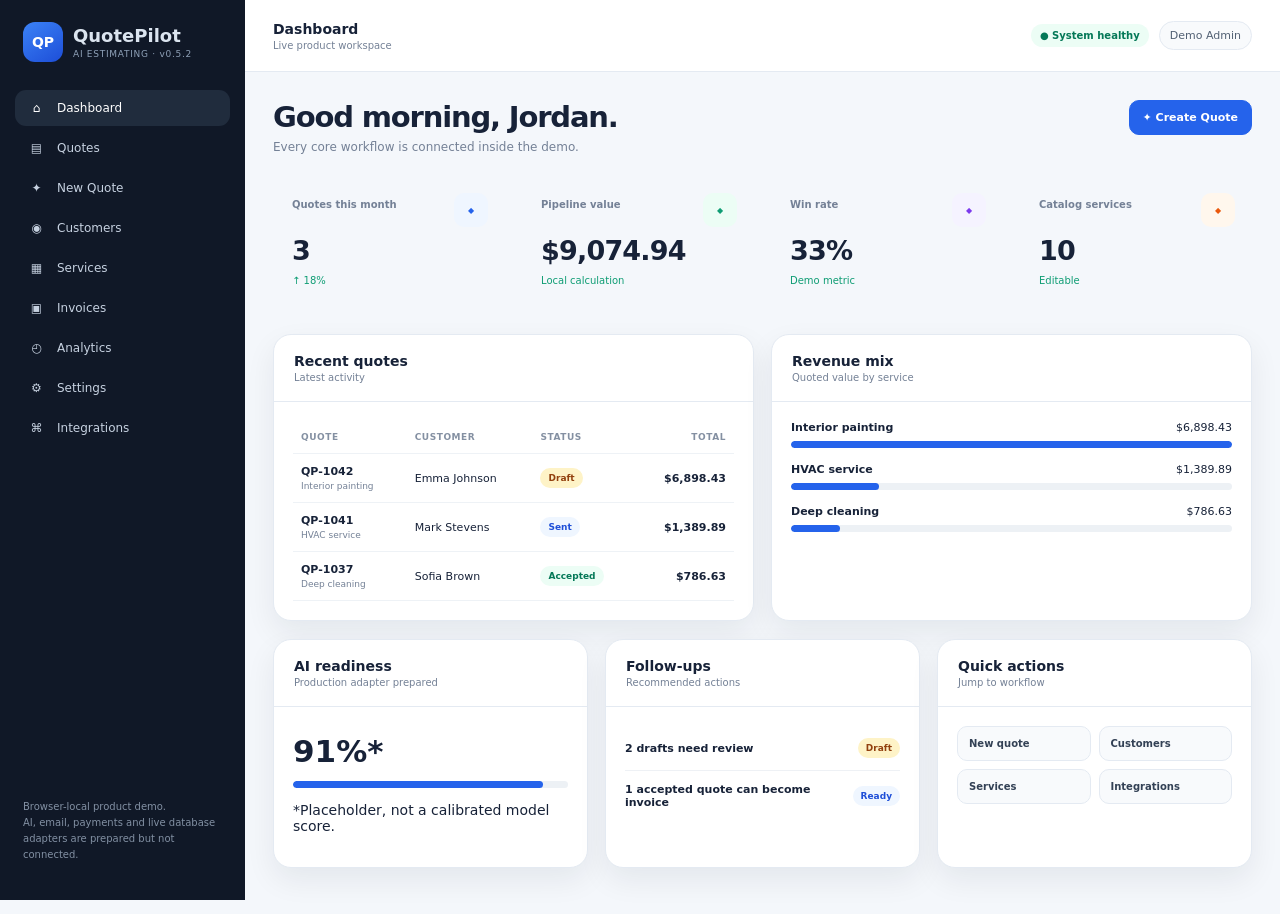
<file: index.html>
<!doctype html>
<html lang="en">
<head>
<meta charset="utf-8">
<meta name="viewport" content="width=device-width,initial-scale=1">
<title>QuotePilot · AI Estimating Workspace</title>
<link rel="stylesheet" href="assets/styles.css?v=0.5.2">
<style>
#boot-state{min-height:100vh;display:grid;place-items:center;padding:24px;background:#f4f7fb;color:#172238;font:14px system-ui,sans-serif}
#boot-state .box{max-width:760px;width:100%;background:#fff;border:1px solid #e4eaf2;border-radius:18px;padding:28px;box-shadow:0 12px 30px rgba(15,23,42,.07)}
#boot-state h1{margin:0 0 8px;font-size:24px}#boot-state p{color:#748196;line-height:1.55}
#boot-state code{display:block;margin-top:14px;padding:12px;border-radius:10px;background:#0f172a;color:#dbeafe;white-space:pre-wrap;word-break:break-word;font-size:12px}
</style>
</head>
<body>
<div id="app"><div id="boot-state"><div class="box"><h1>QuotePilot</h1><p>Loading workspace…</p></div></div></div>
<div id="toast-root"></div>
<script>
(function(){
  function show(title,message){
    var app=document.getElementById("app");
    if(!app)return;
    app.innerHTML='<div id="boot-state"><div class="box"><h1>'+title+'</h1><p>The application could not start normally.</p><code>'+String(message||"Unknown startup error").replace(/[&<>]/g,function(c){return {"&":"&amp;","<":"&lt;",">":"&gt;"}[c]||c})+'</code></div></div>';
  }
  window.__quotePilotBootError=show;
  window.addEventListener("error",function(e){
    if(e&&e.message) show("QuotePilot startup error",e.message+"\n"+(e.filename||""));
  });
  window.addEventListener("unhandledrejection",function(e){
    var r=e&&e.reason; show("QuotePilot startup error",r&&r.message?r.message:String(r||"Unhandled promise rejection"));
  });
})();
</script>
<script src="assets/integrations.js?v=0.5.2" defer onerror="window.__quotePilotBootError('QuotePilot asset error','Failed to load assets/integrations.js')"></script>
<script src="assets/app.js?v=0.5.2" defer onerror="window.__quotePilotBootError('QuotePilot asset error','Failed to load assets/app.js')"></script>
</body>
</html>
</file>
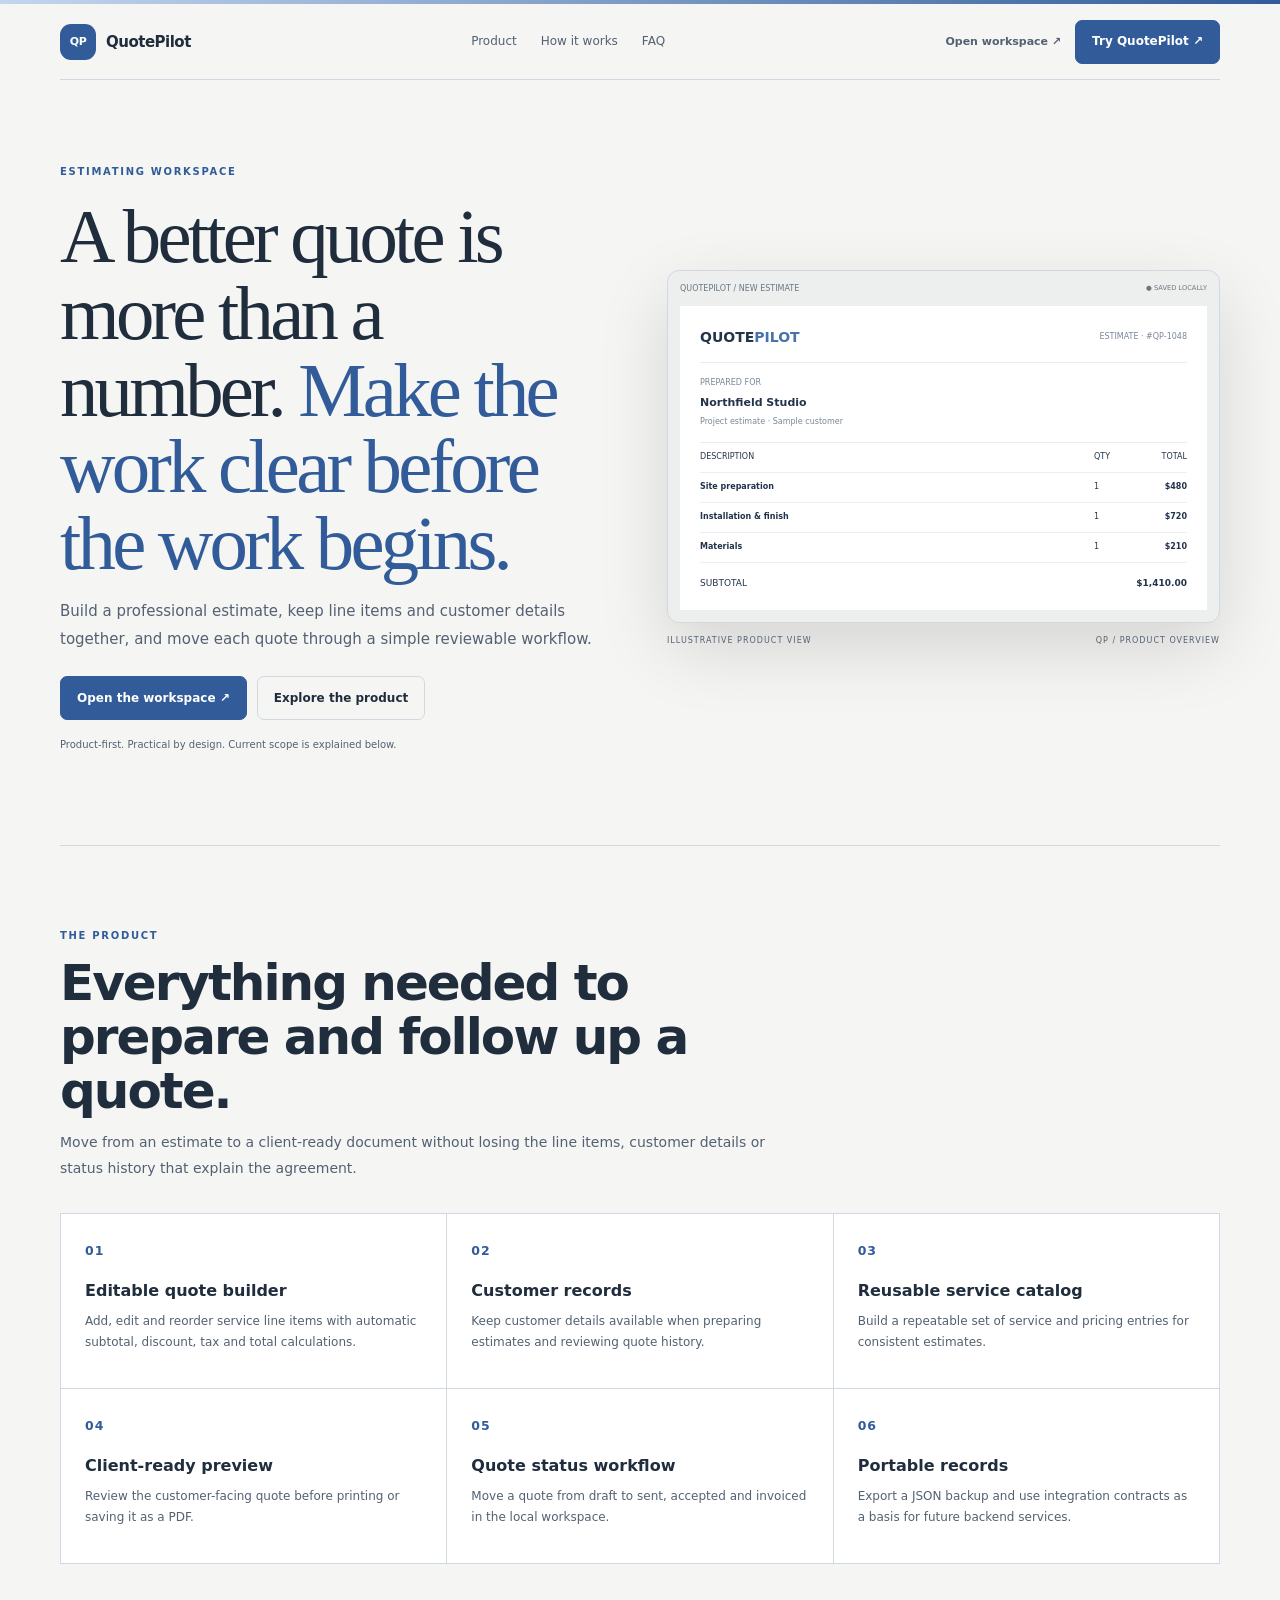
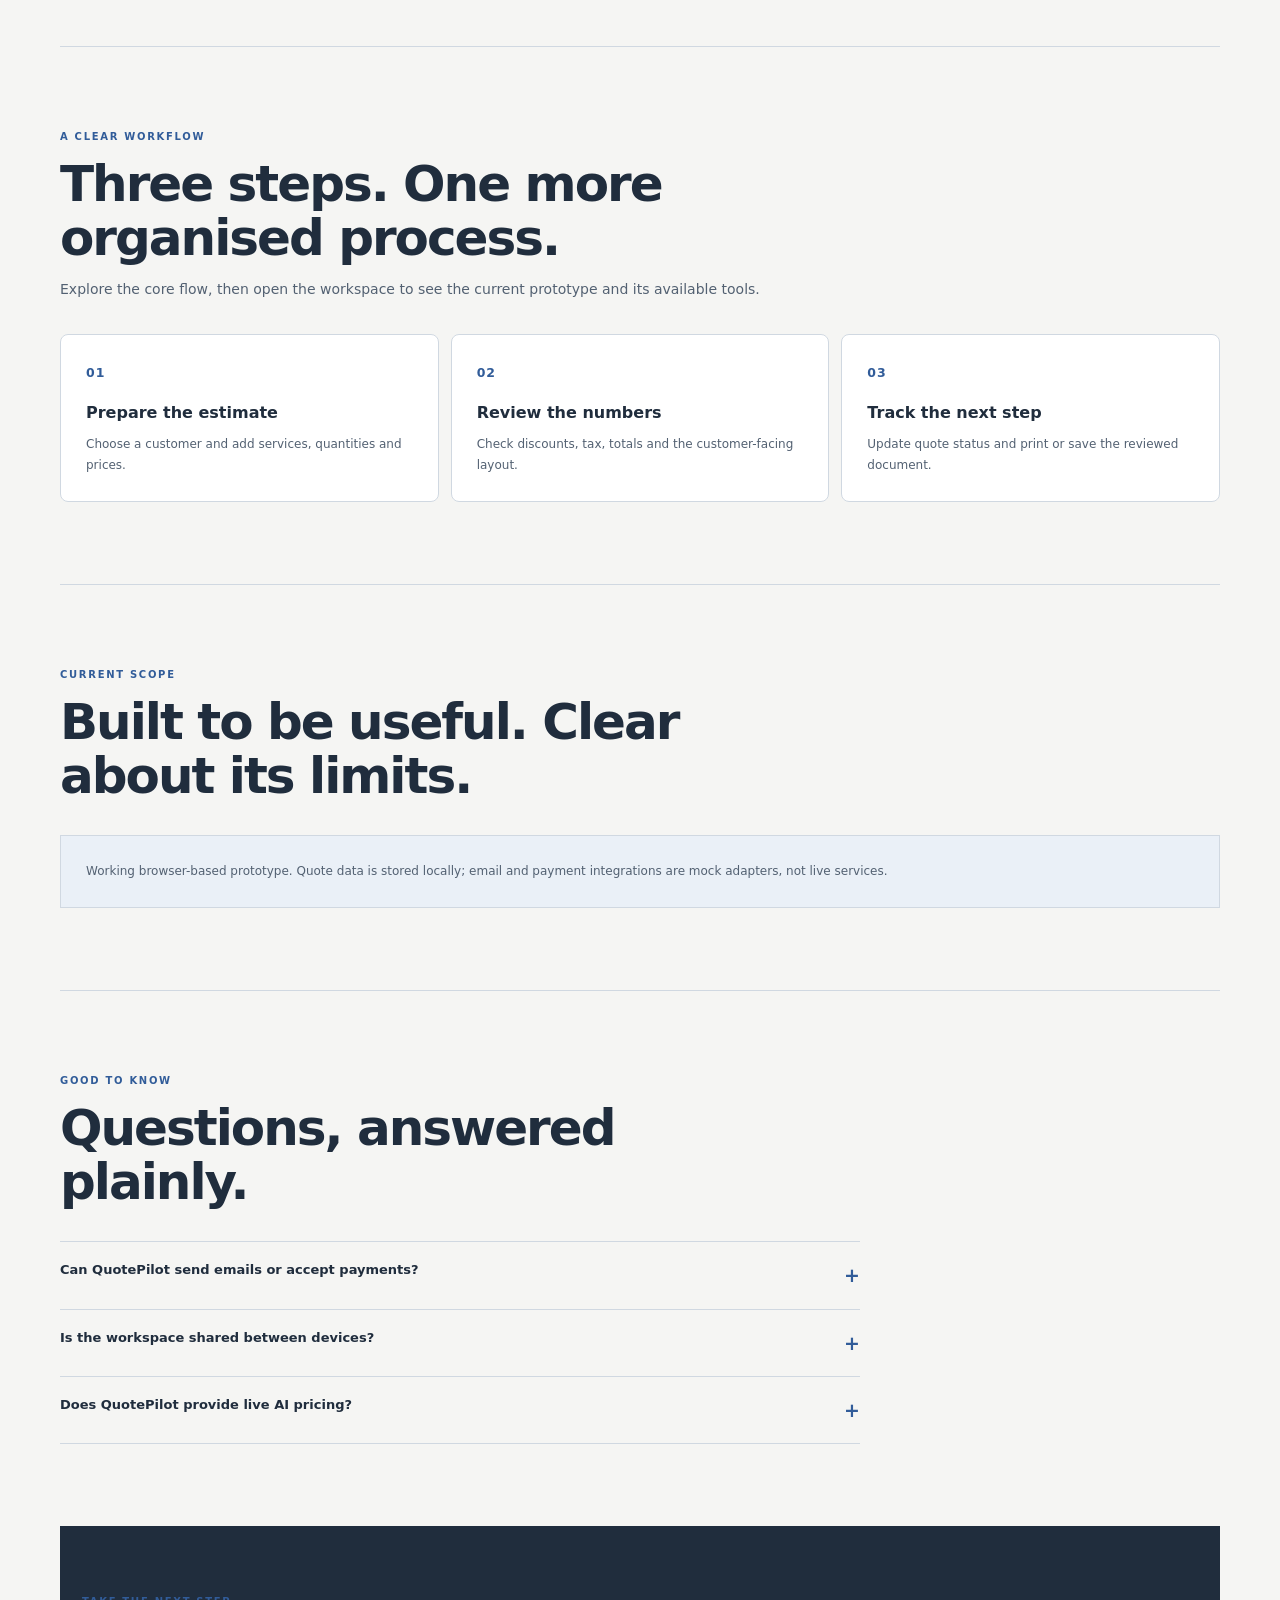
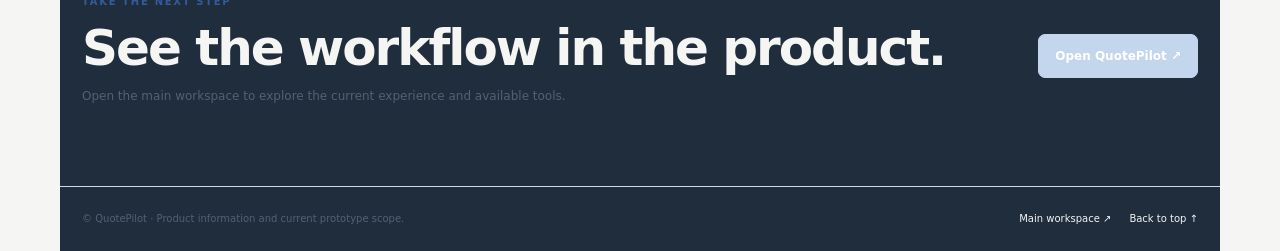
<file: website/index.html>
<!doctype html><html lang="en"><head><meta charset="utf-8"><meta name="viewport" content="width=device-width,initial-scale=1"><meta name="description" content="Build a professional estimate, keep line items and customer details together, and move each quote through a simple reviewable workflow."><meta property="og:title" content="QuotePilot — Make the work clear before the work begins."><meta property="og:description" content="Build a professional estimate, keep line items and customer details together, and move each quote through a simple reviewable workflow."><title>QuotePilot — Make the work clear before the work begins.</title><style>
*{box-sizing:border-box}html{scroll-behavior:smooth}body{margin:0;font:15px/1.6 Inter,system-ui,sans-serif;background:var(--bg);color:var(--ink)}a{color:inherit;text-decoration:none}.wrap{width:min(1160px,calc(100% - 44px));margin:auto}.topline{height:4px;background:linear-gradient(90deg,var(--accent2),var(--accent))}.nav{height:76px;border-bottom:1px solid var(--line);display:flex;align-items:center;justify-content:space-between;gap:20px}.brand{display:flex;align-items:center;gap:10px;font-weight:850;letter-spacing:-.5px}.mark{width:36px;height:36px;border-radius:11px;background:var(--accent);color:white;display:grid;place-items:center;font-size:11px}.navlinks{display:flex;gap:24px;color:var(--muted);font-size:12px}.navright{display:flex;align-items:center;gap:14px}.navright>a:first-child{font-size:11px;font-weight:700;color:var(--muted)}.btn{display:inline-flex;align-items:center;justify-content:center;min-height:44px;padding:0 16px;border:1px solid var(--line);border-radius:7px;font-size:12px;font-weight:800;transition:.2s}.btn:hover{transform:translateY(-2px);border-color:var(--accent)}.primary{background:var(--accent);border-color:var(--accent);color:var(--button-text)}.hero{display:grid;grid-template-columns:1fr 1fr;gap:54px;align-items:center;padding:84px 0 92px;min-height:600px}.eyebrow{font-size:10px;letter-spacing:1.7px;font-weight:900;color:var(--accent);text-transform:uppercase}.hero h1{font-size:clamp(45px,5.8vw,73px);line-height:1;letter-spacing:-3.8px;margin:19px 0 15px;font-weight:780}.hero h1 em{font-style:normal;color:var(--accent)}.sub{font-size:15px;font-weight:800;margin:0 0 9px}.lead{font-size:15px;color:var(--muted);line-height:1.85;max-width:540px;margin:0 0 23px}.actions{display:flex;gap:10px;flex-wrap:wrap}.hint{font-size:10px;color:var(--muted);margin-top:17px}.visual-caption{display:flex;justify-content:space-between;gap:8px;margin-top:12px;color:var(--muted);font-size:8px;letter-spacing:1px;text-transform:uppercase}.section{padding:82px 0;border-top:1px solid var(--line)}.section-head{max-width:710px;margin-bottom:32px}.section h2{font-size:clamp(34px,4vw,50px);line-height:1.08;letter-spacing:-2px;margin:12px 0}.section-head p{color:var(--muted);font-size:14px;line-height:1.8;margin:0}.features{display:grid;grid-template-columns:repeat(3,1fr);border-top:1px solid var(--line);border-left:1px solid var(--line)}.feature{padding:24px;border-right:1px solid var(--line);border-bottom:1px solid var(--line);min-height:175px;background:var(--surface)}.feature>small,.step>small{color:var(--accent);font-weight:900;letter-spacing:1px}.feature h3,.step h3{font-size:16px;margin:16px 0 8px}.feature p,.step p{font-size:12px;line-height:1.75;color:var(--muted);margin:0}.steps{display:grid;grid-template-columns:repeat(3,1fr);gap:12px}.step{padding:25px;border:1px solid var(--line);background:var(--surface);border-radius:8px}.honesty{padding:25px;border:1px solid var(--line);background:var(--soft);color:var(--muted);font-size:12px;line-height:1.8}.faq{max-width:800px;border-top:1px solid var(--line)}details{border-bottom:1px solid var(--line);padding:18px 0}summary{cursor:pointer;font-weight:750;font-size:13px;list-style:none;display:flex;justify-content:space-between;gap:16px}summary::-webkit-details-marker{display:none}summary:after{content:"+";color:var(--accent);font-size:19px}details[open] summary:after{content:"−"}details p{font-size:12px;color:var(--muted);line-height:1.8}.closing{background:var(--ink);color:var(--bg);padding:68px 0}.closing-inner{display:flex;justify-content:space-between;align-items:center;gap:25px}.closing h2{margin:12px 0;font-size:clamp(32px,4vw,50px);line-height:1.05;letter-spacing:-2px}.closing p{color:var(--muted);font-size:12px}.closing .btn{white-space:nowrap;background:var(--accent2);border-color:var(--accent2);color:var(--button-text)}footer{padding:24px 0;background:var(--ink);color:var(--muted);border-top:1px solid var(--line)}.footer{display:flex;justify-content:space-between;gap:20px;align-items:center;font-size:10px}.footer a{color:var(--bg)}.footerlinks{display:flex;gap:18px}@media(max-width:850px){.hero{grid-template-columns:1fr;gap:36px;padding:62px 0}.features{grid-template-columns:repeat(2,1fr)}.closing-inner{align-items:flex-start;flex-direction:column}}@media(max-width:600px){.wrap{width:calc(100% - 32px)}.nav{height:68px}.navlinks,.navright>a:first-child{display:none}.hero h1{font-size:47px;letter-spacing:-2.5px}.section{padding:62px 0}.features,.steps{grid-template-columns:1fr}.feature,.step{min-height:0}.closing{padding:54px 0}.footer{align-items:flex-start;flex-direction:column}.footerlinks{flex-wrap:wrap}}@media(prefers-reduced-motion:reduce){html{scroll-behavior:auto}*,*:before,*:after{transition:none!important}}
body.skin-quote{--bg:#f5f6f3;--surface:#fff;--ink:#1d2b25;--muted:#6d7a72;--line:#dfe6e0;--accent:#276b53;--accent2:#b8e6d1;--soft:#edf4ef;--button-text:#fff}
body.skin-technical{--bg:#080d12;--surface:#101922;--ink:#eaf2ed;--muted:#9baba3;--line:#26362e;--accent:#c9f36a;--accent2:#6edbc5;--soft:#14221b;--button-text:#10160d}
body.skin-editorial{--bg:#f6f2e9;--surface:#fffdf8;--ink:#263a30;--muted:#74796e;--line:#e4ded1;--accent:#375947;--accent2:#c5a678;--soft:#ebe8dd;--button-text:#fff}.skin-editorial .hero h1{font:500 clamp(50px,6vw,82px)/.98 Georgia,serif;letter-spacing:-3px}
body.skin-enterprise{--bg:#f3f6fb;--surface:#fff;--ink:#132745;--muted:#65758e;--line:#dbe3ee;--accent:#245fc8;--accent2:#a9c4f4;--soft:#e9f0fb;--button-text:#fff}
body.skin-finance{--bg:#f0f5f1;--surface:#fff;--ink:#17362a;--muted:#6c8175;--line:#d9e6dc;--accent:#17684d;--accent2:#bde8cf;--soft:#e2f1e6;--button-text:#fff}
body.skin-quote{--bg:#f5f5f3;--surface:#fff;--ink:#1e2a3a;--muted:#707b89;--line:#dce1e6;--accent:#315c99;--accent2:#c4d6ee;--soft:#eaf0f7;--button-text:#fff}.skin-quote .hero h1{font:500 clamp(50px,6vw,78px)/1 Georgia,serif}
body.skin-security{--bg:#080b13;--surface:#111725;--ink:#f0f2fa;--muted:#9aa4bb;--line:#292f43;--accent:#b8a0ff;--accent2:#6fd8ed;--soft:#171b31;--button-text:#111}
.terminal,.bid,.margin,.quote,.security,.property{border:1px solid var(--line);background:var(--surface);border-radius:12px;overflow:hidden;box-shadow:0 25px 70px #0002;color:var(--ink);font-size:11px}.term-head,.bid-head,.margin-head,.security-head{display:flex;justify-content:space-between;align-items:center;gap:12px;padding:13px 15px;border-bottom:1px solid var(--line)}.term-head span{color:#db8b75;letter-spacing:2px}.term-head b,.bid-head b,.margin-head b,.security-head b{font-size:10px}.term-head small,.margin-head em,.security-head em{font-size:8px;color:var(--accent);font-style:normal;letter-spacing:.6px}.term-title{padding:16px 16px 7px;font-weight:800}.metrics{display:grid;grid-template-columns:repeat(3,1fr);gap:7px;padding:9px 15px 14px}.metrics>div{background:var(--soft);padding:10px;border-radius:6px}.metrics small,.margin-total small,.security-stats small{display:block;color:var(--muted);font-size:8px;letter-spacing:.6px}.metrics b{display:block;font-size:21px;margin-top:5px}.log{padding:0 15px 13px}.log p{display:grid;grid-template-columns:8px 1fr 1.2fr auto;gap:9px;align-items:center;padding:10px 7px;border-bottom:1px solid var(--line);margin:0}.log p.selected{background:var(--soft)}.log span,.log em{color:var(--muted);font-size:9px}.log em{font-style:normal}.log i{width:7px;height:7px;border-radius:50%;background:#70bd90}.log .warn{background:#d5a34f}.log .bad{background:#dc756d}.term-foot,.audit{border-top:1px solid var(--line);padding:11px 15px;color:var(--muted);font-size:8px;letter-spacing:.7px}.bid{padding-bottom:12px}.bid-head small,.margin-head small,.security-head small{display:block;color:var(--muted);font-size:8px;letter-spacing:.7px;margin-bottom:5px}.bid-head strong{padding:6px 8px;background:#fff0dc;color:#98621f;border-radius:4px;font-size:8px}.bid-label{padding:5px 15px;font-weight:800;font-size:9px}.requirement{display:grid;grid-template-columns:20px 1fr auto;gap:8px;align-items:center;padding:10px 15px;border-top:1px solid var(--line)}.requirement i{font-style:normal;background:#e5f5eb;color:#347b4b;border-radius:50%;width:18px;height:18px;display:grid;place-items:center}.requirement b,.requirement small{display:block}.requirement small{font-size:8px;color:var(--muted)}.requirement em{font-size:8px;color:#347b4b;font-style:normal}.requirement.risk em{color:#b77937}.requirement.risk i{background:#fff0dc;color:#b77937}.progress{height:5px;background:var(--soft);margin:12px 15px}.progress span{display:block;width:82%;height:100%;background:var(--accent)}.sample{text-align:right;display:block;padding:0 15px;color:var(--muted);font-size:7px;letter-spacing:.5px}.margin{padding:0 16px 13px}.margin-head{padding:15px 0}.margin-head small{display:block}.margin-total{display:flex;justify-content:space-between;align-items:end;border-bottom:1px solid var(--line);padding:13px 0}.margin-total b{display:block;color:var(--accent);font-size:32px;letter-spacing:-1px}.margin-total strong{font-size:21px}.bars p{display:grid;grid-template-columns:1fr auto;gap:5px;margin:12px 0}.bars p span{color:var(--muted)}.bars i{grid-column:1/3;height:6px;background:var(--soft);border-radius:4px}.bars u{display:block;height:100%;background:var(--accent);text-decoration:none;border-radius:4px}.margin-controls{display:grid;grid-template-columns:1fr 1fr;gap:12px;border-top:1px solid var(--line);padding-top:13px}.margin-controls label{font-size:8px;color:var(--muted)}.margin-controls b{display:block;color:var(--ink)}.margin-controls input{width:100%;accent-color:var(--accent)}.quote{background:#ecefee;padding:12px}.quote-bar{display:flex;justify-content:space-between;font-size:8px;color:#6a7783;margin-bottom:10px}.quote-paper{padding:20px;background:white;color:#23344a}.quote-logo,.quote-for{display:flex;justify-content:space-between;align-items:center;border-bottom:1px solid #e8ebef;padding-bottom:14px}.quote-logo b{font-size:14px}.quote-logo b span{color:#4772ac}.quote-logo small,.quote-for small,.quote-for span{font-size:8px;color:#7a8797}.quote-for{display:grid;justify-content:start;padding:14px 0;gap:4px}.quote-lines p{display:grid;grid-template-columns:1fr 25px 60px;gap:8px;border-bottom:1px solid #edf0f3;padding:8px 0;margin:0;font-size:8px}.quote-lines p>*:last-child{text-align:right}.quote-total{display:flex;justify-content:space-between;padding-top:13px;font-size:9px}.property{background:#fffdf8;padding:10px;border-radius:3px}.house{height:210px;padding:14px;display:flex;justify-content:space-between;flex-direction:column;color:#fff;background:linear-gradient(150deg,#9eaa94,#46594c 75%,#25392e)}.house span{font-size:8px;letter-spacing:1px}.house b{font:500 30px/1 Georgia,serif}.paper{padding:14px 8px 8px}.paper small{color:#7c897e;font-size:8px;letter-spacing:.8px}.paper h3{font:500 22px Georgia,serif;margin:8px 0}.paper p{font-size:9px;color:#70796f;line-height:1.6}.tags{display:flex;gap:10px;color:#436c52;font-size:7px;letter-spacing:.5px;font-weight:850}.security{padding:0 15px 12px}.security-head{padding:14px 0}.security-stats{display:flex;justify-content:space-between;padding:16px 0}.security-stats b{display:block;font-size:27px;margin-top:4px}.identity{display:grid;grid-template-columns:28px 1fr auto;gap:9px;align-items:center;padding:11px 0;border-top:1px solid var(--line)}.identity i{font-style:normal;width:26px;height:26px;display:grid;place-items:center;background:var(--soft);border-radius:8px;color:var(--accent);font-size:9px}.identity b,.identity small{display:block}.identity small{font-size:8px;color:var(--muted)}.identity strong{font-size:8px;color:#ed9b9e}.skin-security .identity strong{color:#ed9b9e}
</style><style id="micro-motion-and-contrast">
/* Readability: consistent, high-contrast text across each product palette. */
body{ -webkit-font-smoothing:antialiased; text-rendering:optimizeLegibility; }
body.skin-technical{--bg:#0b1118;--surface:#121d27;--ink:#eff5f1;--muted:#aebbb5;--line:#33434d;--accent:#d1ef8a;--accent2:#75ddc9;--soft:#1a2a32;color-scheme:dark}
body.skin-editorial{--bg:#f6f2e9;--surface:#fffdf8;--ink:#26382f;--muted:#59675e;--line:#d9d1c4;--accent:#345a45;--accent2:#c4a678;--soft:#ece7dc;color-scheme:light}
body.skin-enterprise{--bg:#f3f6fb;--surface:#fff;--ink:#142844;--muted:#53657d;--line:#d0dbea;--accent:#245fc8;--accent2:#a9c4f4;--soft:#e9f0fb;color-scheme:light}
body.skin-finance{--bg:#f0f5f1;--surface:#fff;--ink:#18372b;--muted:#596e62;--line:#cddcd1;--accent:#17684d;--accent2:#bde8cf;--soft:#e4f1e7;color-scheme:light}
body.skin-quote{--bg:#f5f5f3;--surface:#fff;--ink:#202d3d;--muted:#536172;--line:#d0d8e1;--accent:#315c99;--accent2:#c4d6ee;--soft:#eaf0f7;color-scheme:light}
body.skin-security{--bg:#0a0d16;--surface:#131a29;--ink:#f1f3fa;--muted:#adb6c9;--line:#353d53;--accent:#c2afff;--accent2:#79dced;--soft:#1b2135;color-scheme:dark}
body .lead,body .section-head p,body .feature p,body .step p,body .honesty,body details p,body .hint,body .navlinks,body .navright>a:first-child{color:var(--muted)}
body .feature h3,body .step h3,body summary{color:var(--ink)}
body .feature,body .step{border-color:var(--line)}
body a:focus-visible,body button:focus-visible,body summary:focus-visible{outline:2px solid var(--accent);outline-offset:4px;border-radius:4px}

/* Small, restrained interactions; no large parallax or distracting loops. */
.btn,.nav a,.feature,.step,summary,.mark,.visual-caption{transition:color .22s ease,background-color .22s ease,border-color .22s ease,box-shadow .22s ease,transform .22s ease}
.feature:hover,.step:hover{transform:translateY(-3px);border-color:var(--accent);box-shadow:0 12px 28px rgba(30,48,40,.08)}
.skin-technical .feature:hover,.skin-security .feature:hover{box-shadow:0 12px 28px rgba(0,0,0,.22)}
.btn:hover{box-shadow:0 8px 20px rgba(30,48,40,.12)}
.hero>div:first-child{animation:hero-copy-in .62s cubic-bezier(.2,.7,.2,1) both}
.hero>div:last-child{animation:hero-preview-in .78s cubic-bezier(.2,.7,.2,1) both}
.hero>div:last-child>:first-child{transform-origin:center;animation:preview-breathe 9s ease-in-out 1s infinite}
@keyframes hero-copy-in{from{opacity:0;transform:translateY(13px)}to{opacity:1;transform:translateY(0)}}
@keyframes hero-preview-in{from{opacity:0;transform:translateY(18px) scale(.99)}to{opacity:1;transform:translateY(0) scale(1)}}
@keyframes preview-breathe{0%,100%{transform:translateY(0)}50%{transform:translateY(-4px)}}
html.motion-enabled .motion-reveal{opacity:0;transform:translateY(17px);transition:opacity .58s ease,transform .58s cubic-bezier(.2,.7,.2,1)}
html.motion-enabled .motion-reveal.is-visible{opacity:1;transform:translateY(0)}
@media(hover:hover){.navlinks a:hover,.footer a:hover{color:var(--accent)}.mark:hover{transform:rotate(-5deg) scale(1.04)}}
@media(prefers-reduced-motion:reduce){html{scroll-behavior:auto}*,*:before,*:after{animation:none!important;transition:none!important;scroll-behavior:auto!important}html.motion-enabled .motion-reveal{opacity:1!important;transform:none!important}}
</style>
</head><body class="skin-quote"><div class="topline"></div><div class="wrap">
<nav class="nav"><a class="brand" href="#top"><span class="mark">QP</span>QuotePilot</a><div class="navlinks"><a href="#product">Product</a><a href="#workflow">How it works</a><a href="#faq">FAQ</a></div><div class="navright"><a href="https://dmytri595-design.github.io/quote-pilot/" target="_blank" rel="noopener">Open workspace ↗</a><a class="btn primary" href="https://dmytri595-design.github.io/quote-pilot/" target="_blank" rel="noopener">Try QuotePilot ↗</a></div></nav>
<main id="top"><section class="hero"><div><div class="eyebrow">ESTIMATING WORKSPACE</div><h1>A better quote is more than a number. <em>Make the work clear before the work begins.</em></h1><p class="lead">Build a professional estimate, keep line items and customer details together, and move each quote through a simple reviewable workflow.</p><div class="actions"><a class="btn primary" href="https://dmytri595-design.github.io/quote-pilot/" target="_blank" rel="noopener">Open the workspace ↗</a><a class="btn" href="#product">Explore the product</a></div><div class="hint">Product-first. Practical by design. Current scope is explained below.</div></div><div><div class="quote"><div class="quote-bar"><span>QUOTEPILOT / NEW ESTIMATE</span><small>● SAVED LOCALLY</small></div><div class="quote-paper"><div class="quote-logo"><b>QUOTE<span>PILOT</span></b><small>ESTIMATE · #QP-1048</small></div><div class="quote-for"><small>PREPARED FOR</small><b>Northfield Studio</b><span>Project estimate · Sample customer</span></div><div class="quote-lines"><p><span>DESCRIPTION</span><span>QTY</span><span>TOTAL</span></p><p><b>Site preparation</b><span>1</span><strong>$480</strong></p><p><b>Installation & finish</b><span>1</span><strong>$720</strong></p><p><b>Materials</b><span>1</span><strong>$210</strong></p></div><div class="quote-total"><span>SUBTOTAL</span><b>$1,410.00</b></div></div></div><div class="visual-caption"><span>Illustrative product view</span><span>QP / PRODUCT OVERVIEW</span></div></div></section>
<section class="section" id="product"><div class="section-head"><div class="eyebrow">THE PRODUCT</div><h2>Everything needed to prepare and follow up a quote.</h2><p>Move from an estimate to a client-ready document without losing the line items, customer details or status history that explain the agreement.</p></div><div class="features"><article class="feature"><small>01</small><h3>Editable quote builder</h3><p>Add, edit and reorder service line items with automatic subtotal, discount, tax and total calculations.</p></article><article class="feature"><small>02</small><h3>Customer records</h3><p>Keep customer details available when preparing estimates and reviewing quote history.</p></article><article class="feature"><small>03</small><h3>Reusable service catalog</h3><p>Build a repeatable set of service and pricing entries for consistent estimates.</p></article><article class="feature"><small>04</small><h3>Client-ready preview</h3><p>Review the customer-facing quote before printing or saving it as a PDF.</p></article><article class="feature"><small>05</small><h3>Quote status workflow</h3><p>Move a quote from draft to sent, accepted and invoiced in the local workspace.</p></article><article class="feature"><small>06</small><h3>Portable records</h3><p>Export a JSON backup and use integration contracts as a basis for future backend services.</p></article></div></section>
<section class="section" id="workflow"><div class="section-head"><div class="eyebrow">A CLEAR WORKFLOW</div><h2>Three steps. One more organised process.</h2><p>Explore the core flow, then open the workspace to see the current prototype and its available tools.</p></div><div class="steps"><article class="step"><small>01</small><h3>Prepare the estimate</h3><p>Choose a customer and add services, quantities and prices.</p></article><article class="step"><small>02</small><h3>Review the numbers</h3><p>Check discounts, tax, totals and the customer-facing layout.</p></article><article class="step"><small>03</small><h3>Track the next step</h3><p>Update quote status and print or save the reviewed document.</p></article></div></section>
<section class="section"><div class="section-head"><div class="eyebrow">CURRENT SCOPE</div><h2>Built to be useful. Clear about its limits.</h2></div><div class="honesty">Working browser-based prototype. Quote data is stored locally; email and payment integrations are mock adapters, not live services.</div></section>
<section class="section" id="faq"><div class="section-head"><div class="eyebrow">GOOD TO KNOW</div><h2>Questions, answered plainly.</h2></div><div class="faq"><details><summary>Can QuotePilot send emails or accept payments?</summary><p>Not yet. Current email and payment layers are mocked; no real messages or payments are processed.</p></details><details><summary>Is the workspace shared between devices?</summary><p>No. Quote, customer and service data are browser-local. Cloud persistence and authentication are future integrations.</p></details><details><summary>Does QuotePilot provide live AI pricing?</summary><p>No live AI provider is connected in the current prototype.</p></details></div></section>
<section class="closing"><div class="wrap closing-inner"><div><div class="eyebrow">TAKE THE NEXT STEP</div><h2>See the workflow in the product.</h2><p>Open the main workspace to explore the current experience and available tools.</p></div><a class="btn" href="https://dmytri595-design.github.io/quote-pilot/" target="_blank" rel="noopener">Open QuotePilot ↗</a></div></section></main>
<footer><div class="wrap footer"><span>© QuotePilot · Product information and current prototype scope.</span><div class="footerlinks"><a href="https://dmytri595-design.github.io/quote-pilot/" target="_blank" rel="noopener">Main workspace ↗</a><a href="#top">Back to top ↑</a></div></div></footer></div><script id="micro-motion-init">
(()=>{const reduced=window.matchMedia&&window.matchMedia("(prefers-reduced-motion: reduce)").matches;if(reduced||!("IntersectionObserver" in window))return;const selectors=[".section-head",".feature",".step",".honesty",".faq details",".closing-inner",".visual-caption"];const nodes=[...new Set(selectors.flatMap(s=>Array.from(document.querySelectorAll(s))))];nodes.forEach((el,i)=>{el.classList.add("motion-reveal");if(el.matches(".feature,.step"))el.style.transitionDelay=((i%3)*65)+"ms"});document.documentElement.classList.add("motion-enabled");const observer=new IntersectionObserver((entries)=>{entries.forEach(entry=>{if(entry.isIntersecting){entry.target.classList.add("is-visible");observer.unobserve(entry.target)}})},{threshold:.12,rootMargin:"0px 0px -34px 0px"});nodes.forEach(el=>observer.observe(el))})();
</script>
</body></html>
</file>
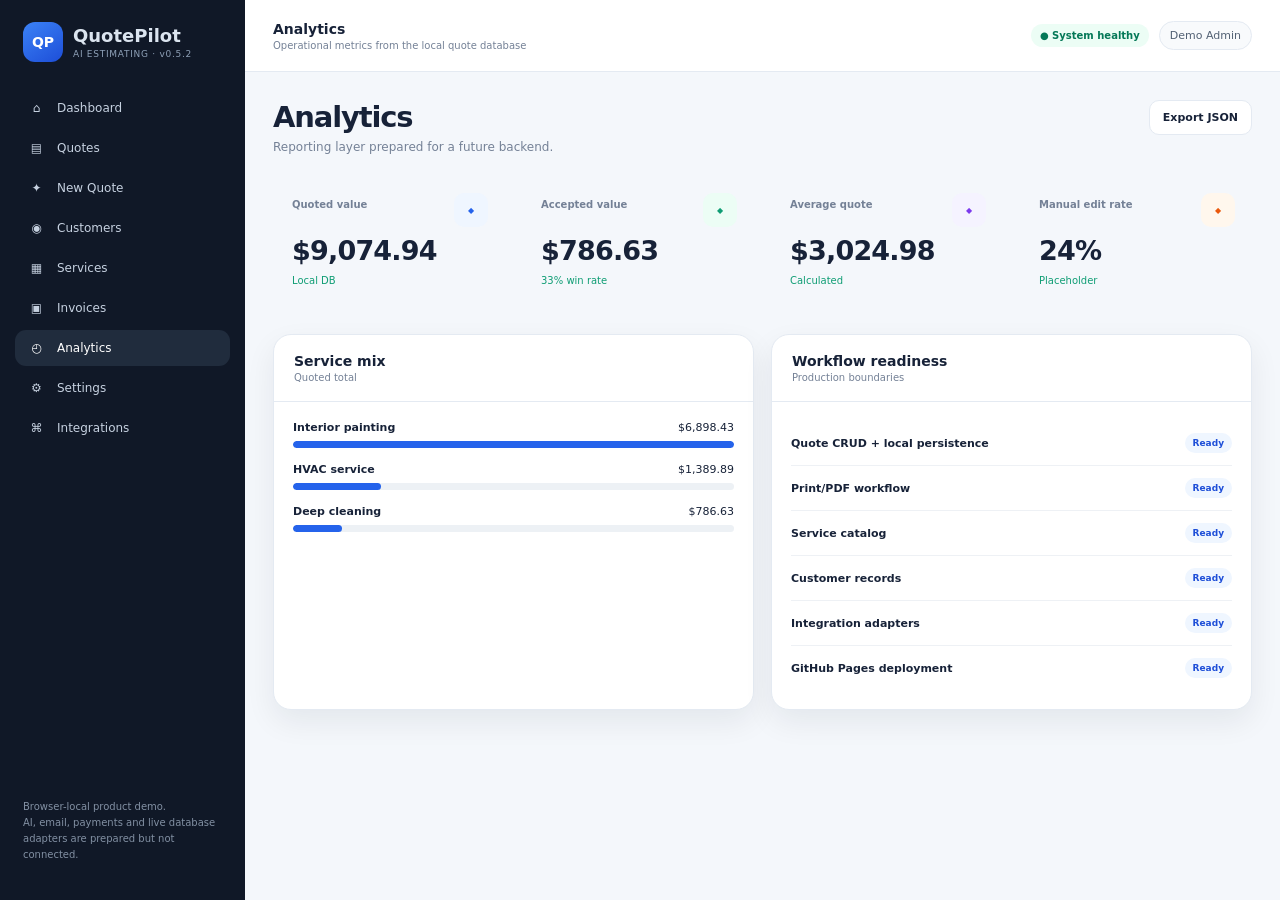
<file: analytics.html>
<!doctype html><html><head><meta charset="utf-8"><meta http-equiv="refresh" content="0;url=index.html#analytics"><script>location.replace("index.html#analytics")</script><title>QuotePilot</title></head><body>Redirecting to QuotePilot…</body></html>
</file>
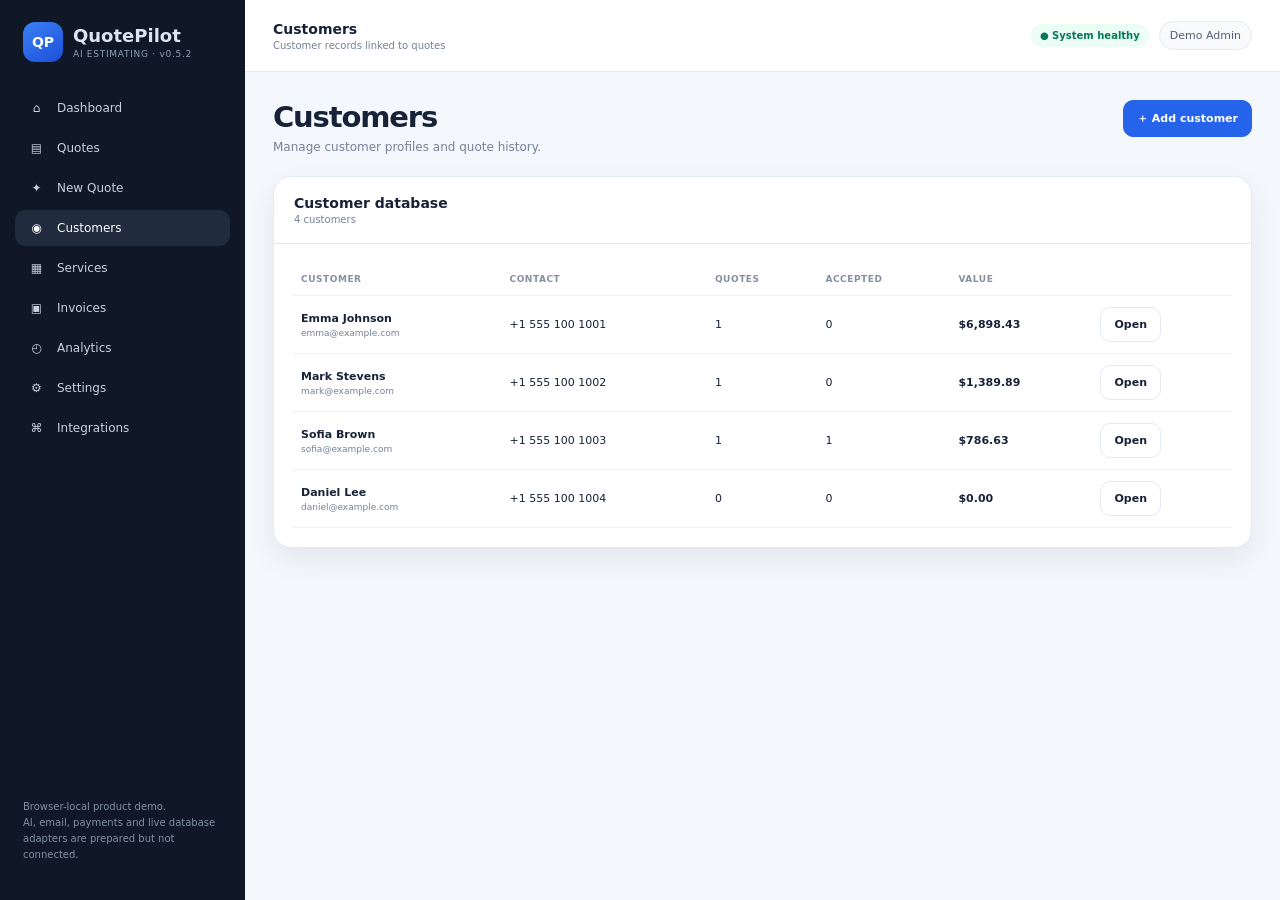
<file: customers.html>
<!doctype html><html><head><meta charset="utf-8"><meta http-equiv="refresh" content="0;url=index.html#customers"><script>location.replace("index.html#customers")</script><title>QuotePilot</title></head><body>Redirecting to QuotePilot…</body></html>
</file>
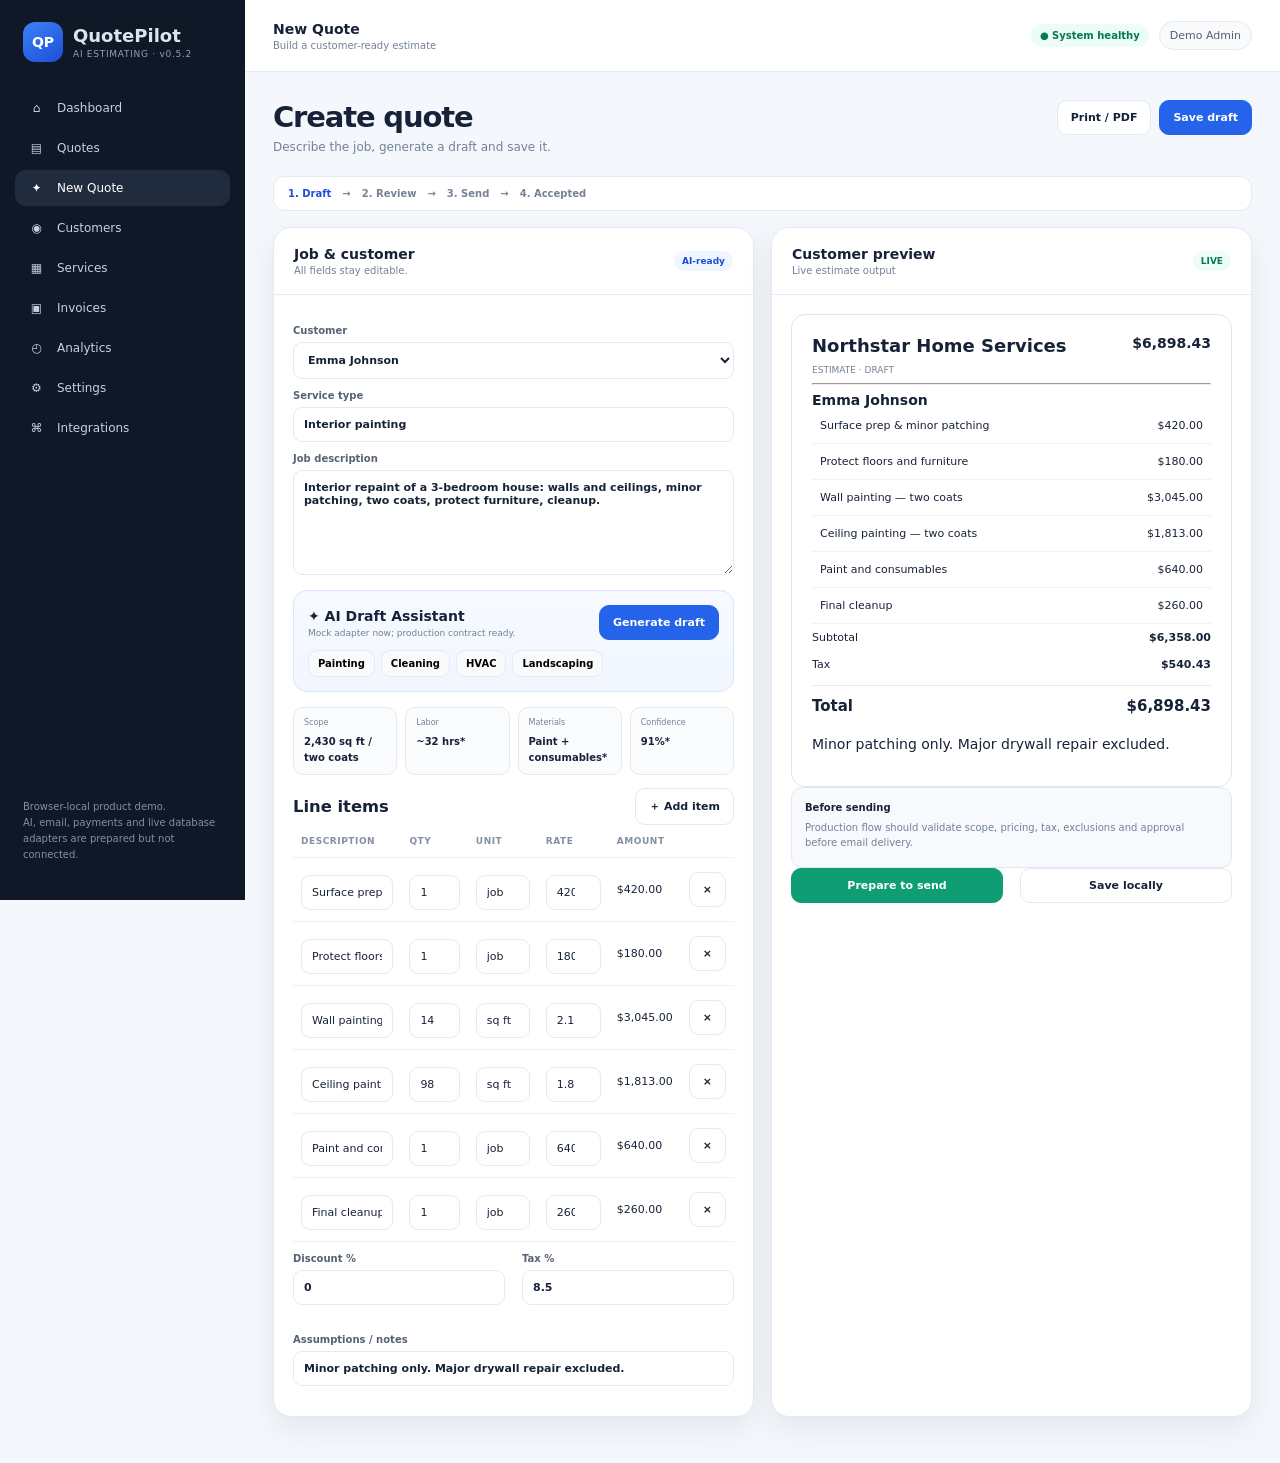
<file: new-quote.html>
<!doctype html><html><head><meta charset="utf-8"><meta http-equiv="refresh" content="0;url=index.html#new"><script>location.replace("index.html#new")</script><title>QuotePilot</title></head><body>Redirecting to QuotePilot…</body></html>
</file>
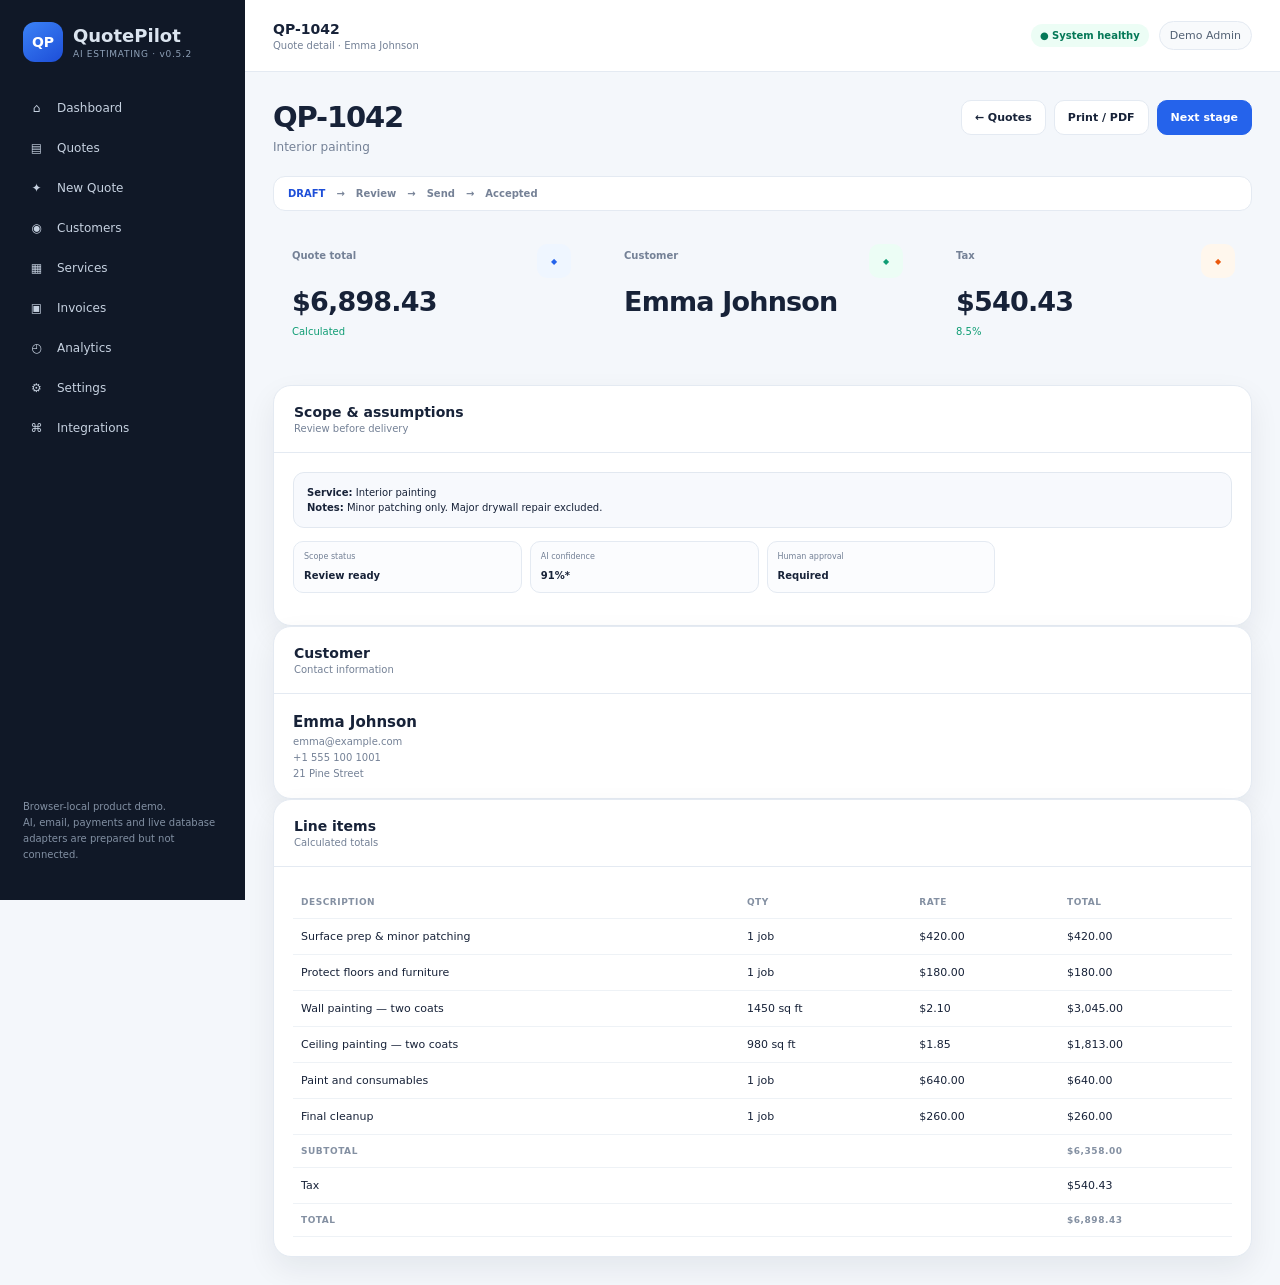
<file: quote-detail.html>
<!doctype html><html><head><meta charset="utf-8"><meta http-equiv="refresh" content="0;url=index.html#quote/q1042"><script>location.replace("index.html#quote/q1042")</script><title>QuotePilot</title></head><body>Redirecting to QuotePilot…</body></html>
</file>
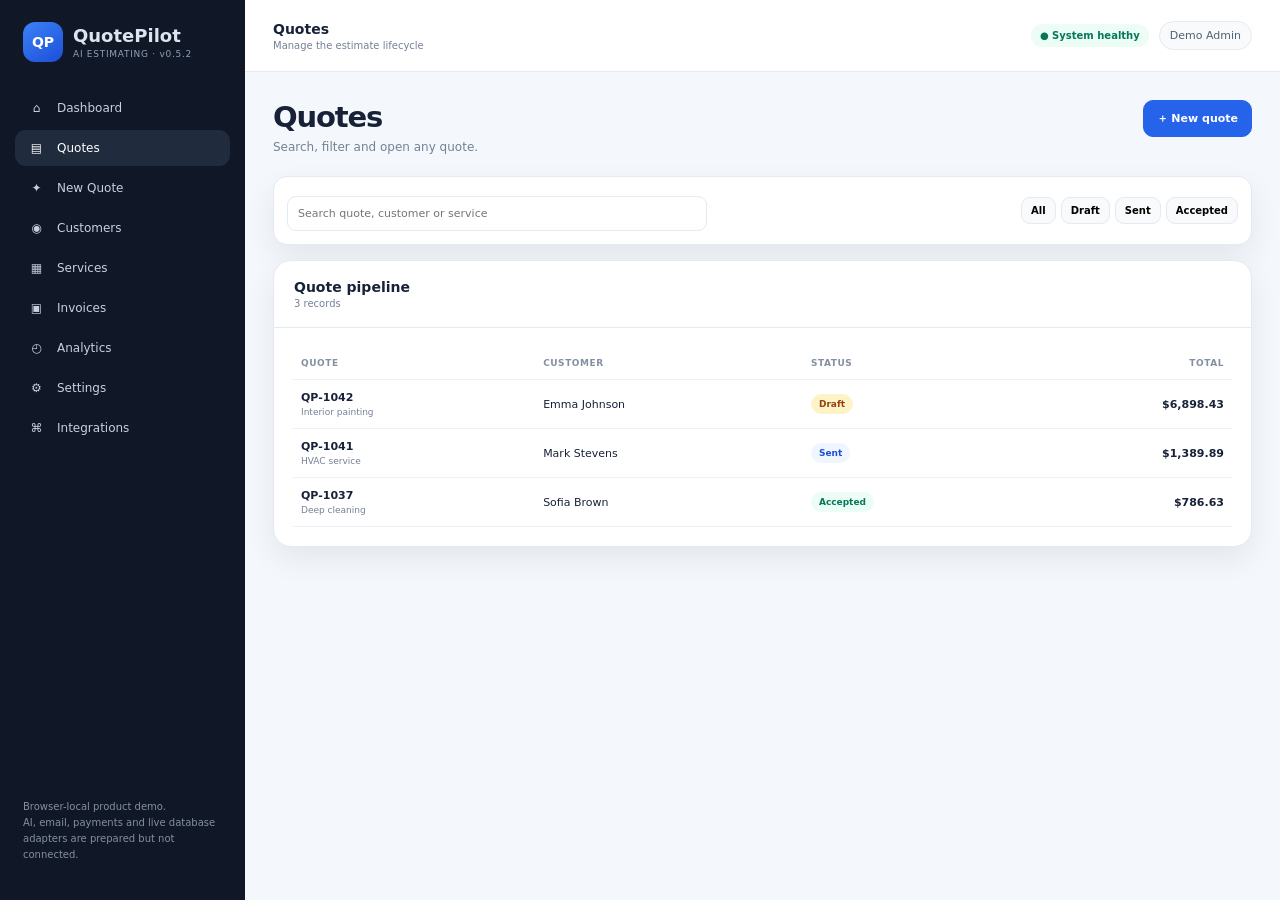
<file: quotes.html>
<!doctype html><html><head><meta charset="utf-8"><meta http-equiv="refresh" content="0;url=index.html#quotes"><script>location.replace("index.html#quotes")</script><title>QuotePilot</title></head><body>Redirecting to QuotePilot…</body></html>
</file>
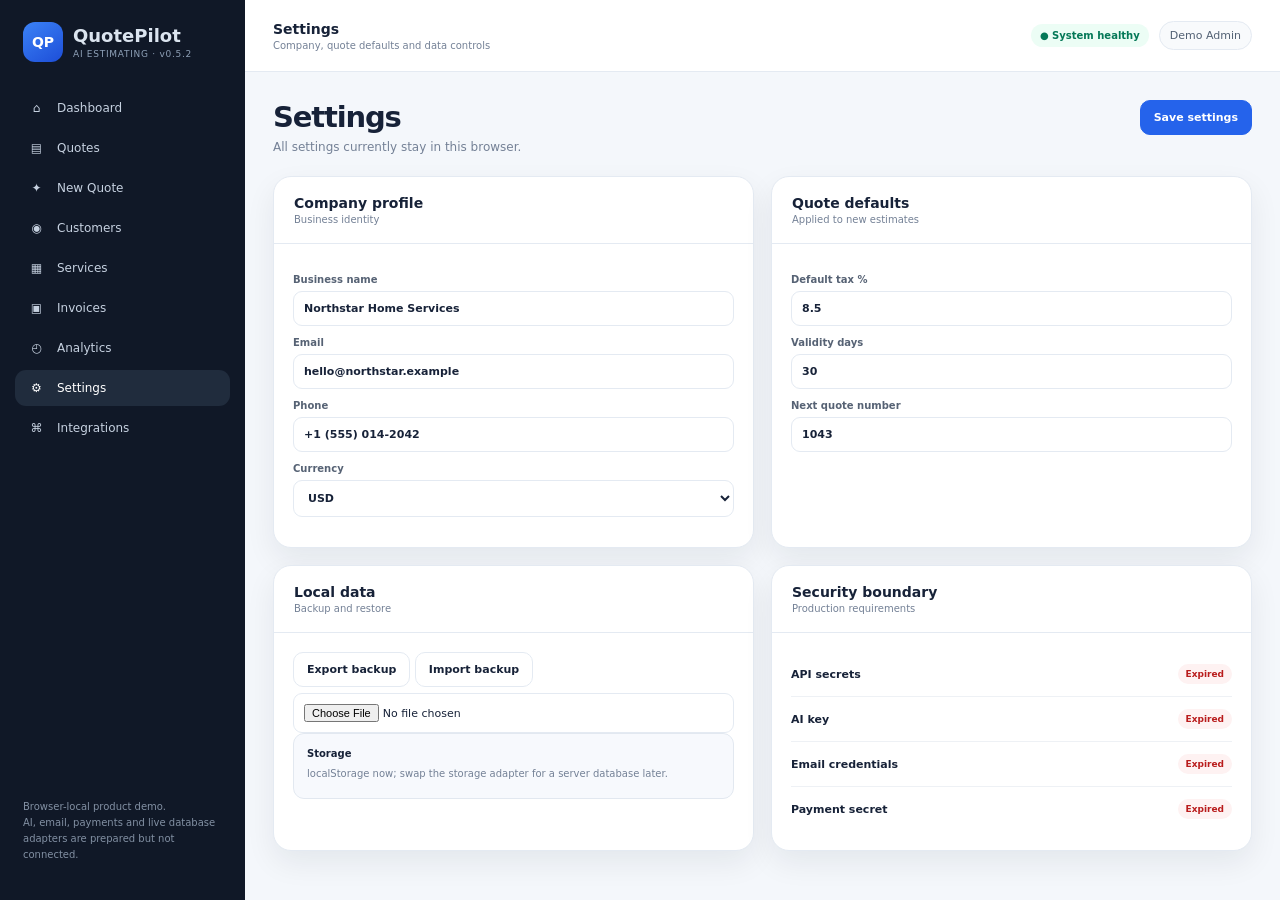
<file: settings.html>
<!doctype html><html><head><meta charset="utf-8"><meta http-equiv="refresh" content="0;url=index.html#settings"><script>location.replace("index.html#settings")</script><title>QuotePilot</title></head><body>Redirecting to QuotePilot…</body></html>
</file>
<file: assets/styles.css>
:root{--bg:#f4f7fb;--panel:#fff;--ink:#172238;--muted:#748196;--line:#e4eaf2;--blue:#2563eb;--green:#0f9d74;--amber:#b7791f;--red:#dc2626;--violet:#7c3aed;--orange:#ea580c;--shadow:0 12px 30px rgba(15,23,42,.07);--r:18px}
*{box-sizing:border-box}html,body{margin:0;background:var(--bg);color:var(--ink);font:14px Inter,ui-sans-serif,system-ui,-apple-system,BlinkMacSystemFont,"Segoe UI",Roboto,Arial,sans-serif}body{min-height:100vh}a{text-decoration:none;color:inherit}button,input,textarea,select{font:inherit}button{cursor:pointer}
.shell{display:flex;min-height:100vh}.shell aside{width:245px;background:#101827;color:#dbe4ef;padding:22px 15px;display:flex;flex-direction:column;position:sticky;top:0;height:100vh}.brand{display:flex;align-items:center;gap:10px;padding:0 8px 28px}.mark{width:40px;height:40px;border-radius:12px;background:linear-gradient(145deg,#3b82f6,#1d4ed8);display:grid;place-items:center;font-weight:900;color:white}.brand b{font-size:18px}.brand small{display:block;color:#8ea0b7;font-size:9px;letter-spacing:.08em;margin-top:3px}.shell nav{display:grid;gap:4px}.shell nav a{display:flex;gap:11px;align-items:center;padding:11px 12px;border-radius:11px;color:#c6d1e0;font-size:12px}.shell nav a:hover,.shell nav a.active{background:#202c3d;color:white}.shell nav a span{width:19px;text-align:center}.aside-foot{margin-top:auto;padding:15px 8px;color:#8290a3;font-size:10px;line-height:1.6}.shell main{flex:1;min-width:0}.shell header{height:72px;background:white;border-bottom:1px solid var(--line);padding:0 28px;display:flex;align-items:center;justify-content:space-between;position:sticky;top:0;z-index:3}.shell header small{display:block;color:var(--muted);font-size:10px;margin-top:3px}.head-actions{display:flex;align-items:center;gap:10px}.health{background:#ecfdf5;color:#047857;border-radius:99px;padding:6px 9px;font-size:10px;font-weight:800}.user{font-size:11px;color:#526174;background:#f8fafc;border:1px solid var(--line);padding:7px 10px;border-radius:99px}
section{max-width:1450px;padding:28px;margin:auto}.page-head{display:flex;align-items:flex-start;justify-content:space-between;gap:15px;margin-bottom:22px}.page-head h1{font-size:29px;letter-spacing:-.04em;margin:0 0 6px}.page-head p{margin:0;color:var(--muted);font-size:12px}.actions{display:flex;gap:8px;flex-wrap:wrap}.btn{display:inline-flex;align-items:center;justify-content:center;border:1px solid var(--line);background:white;color:var(--ink);padding:10px 13px;border-radius:10px;font-size:11px;font-weight:800}.btn:hover{transform:translateY(-1px);border-color:#b8c5d7}.btn.primary{background:var(--blue);border-color:var(--blue);color:white}.btn.green{background:var(--green);border-color:var(--green);color:white}
.grid{display:grid;gap:17px;margin-bottom:18px}.g2{grid-template-columns:repeat(2,minmax(0,1fr))}.g3{grid-template-columns:repeat(3,minmax(0,1fr))}.g4{grid-template-columns:repeat(4,minmax(0,1fr))}
.card{background:var(--panel);border:1px solid var(--line);border-radius:var(--r);box-shadow:var(--shadow);overflow:hidden}.card-head{padding:18px 20px;border-bottom:1px solid var(--line);display:flex;justify-content:space-between;align-items:center;gap:12px}.card-head h3{margin:0;font-size:14px}.card-head p{margin:3px 0 0;color:var(--muted);font-size:10px}.card-body{padding:19px}.kpi{position:relative;padding:19px;min-height:140px}.kpi small{color:var(--muted);font-size:10px;font-weight:800}.kpi h2{font-size:27px;margin:24px 0 5px;letter-spacing:-.03em}.kpi em{color:var(--green);font-size:10px;font-style:normal}.kpi-icon{position:absolute;right:17px;top:17px;width:34px;height:34px;border-radius:10px;display:grid;place-items:center;font-size:8px}.blue{background:#eff6ff;color:#2563eb}.green{background:#ecfdf5;color:#0f9d74}.violet{background:#f5f3ff;color:#7c3aed}.orange{background:#fff7ed;color:#ea580c}
.tag{display:inline-flex;align-items:center;border-radius:999px;padding:5px 8px;font-size:9px;font-weight:850}.tag.amber{background:#fef3c7;color:#92400e}.tag.blue{background:#eff6ff;color:#1d4ed8}.tag.green{background:#ecfdf5;color:#047857}.tag.red{background:#fef2f2;color:#b91c1c}.tag.purple{background:#f5f3ff;color:#6d28d9}.tag.gray{background:#f3f4f6;color:#4b5563}
.table-wrap{overflow:auto}.table-wrap table,table{width:100%;border-collapse:collapse}th,td{text-align:left;padding:11px 8px;border-bottom:1px solid #eef2f6;font-size:11px;vertical-align:middle}th{font-size:9px;letter-spacing:.06em;text-transform:uppercase;color:#8490a2}td small{display:block;color:var(--muted);font-size:9px;margin-top:3px}.right{text-align:right}.big{font-size:31px;font-weight:900;margin:7px 0 12px}.progress{height:7px;background:#edf1f5;border-radius:99px;overflow:hidden}.progress i{display:block;height:100%;background:var(--blue);border-radius:99px}.mix{margin-bottom:15px}.mix>div:first-child{display:flex;justify-content:space-between;font-size:11px;margin-bottom:7px}.list{display:grid}.list-row{display:flex;justify-content:space-between;align-items:center;gap:10px;padding:12px 0;border-bottom:1px solid #eef1f5;font-size:11px}.list-row:last-child{border-bottom:0}.quick-grid{display:grid;grid-template-columns:1fr 1fr;gap:8px}.quick-grid a{background:#f8fafc;border:1px solid var(--line);border-radius:10px;padding:11px;font-size:10px;font-weight:800;color:#334155}
.toolbar{background:white;border:1px solid var(--line);border-radius:14px;padding:13px;margin-bottom:15px;display:flex;align-items:center;gap:12px;justify-content:space-between;flex-wrap:wrap;box-shadow:var(--shadow)}.toolbar input{max-width:420px}.filterbar{display:flex;gap:5px;flex-wrap:wrap}.filterbar button,.chips button{background:#f8fafc;border:1px solid var(--line);border-radius:9px;padding:7px 9px;font-size:10px;font-weight:800}.filterbar button:hover,.chips button:hover{background:#eff6ff;color:#1d4ed8}
label{display:block;font-size:10px;font-weight:800;color:#566274;margin:11px 0}input,textarea,select{display:block;width:100%;margin-top:6px;border:1px solid var(--line);border-radius:9px;padding:10px;background:white;color:var(--ink);outline:none;font-size:11px}input:focus,textarea:focus,select:focus{border-color:#93b4ff;box-shadow:0 0 0 3px rgba(37,99,235,.09)}textarea{min-height:105px;resize:vertical}
.ai-panel{background:linear-gradient(180deg,#f7faff,#f1f6ff);border:1px solid #d8e5ff;border-radius:14px;padding:14px;margin:15px 0}.ai-panel small{display:block;color:var(--muted);font-size:9px;margin-top:4px}.row{display:flex;justify-content:space-between;align-items:center;gap:10px}.chips{display:flex;gap:6px;flex-wrap:wrap;margin-top:10px}.extract{display:grid;grid-template-columns:repeat(4,1fr);gap:8px;margin:13px 0}.extract>div{border:1px solid var(--line);background:#fbfcfe;border-radius:10px;padding:10px}.extract small{display:block;color:var(--muted);font-size:8px;margin-bottom:5px}.extract b{font-size:10px}.stepper{display:flex;gap:11px;align-items:center;flex-wrap:wrap;background:#fff;border:1px solid var(--line);border-radius:12px;padding:11px 14px;margin-bottom:16px;color:#758196;font-size:10px;font-weight:800}.stepper b{color:#1d4ed8}.document{background:#fff;border:1px solid #dfe5ec;border-radius:14px;padding:20px}.doc-head{display:flex;justify-content:space-between;gap:12px}.doc-head h2{font-size:18px;margin:0 0 4px}.doc-head small{color:var(--muted);font-size:9px}.doc-total{display:flex;justify-content:space-between;padding:7px 0;font-size:11px}.doc-total.grand{border-top:1px solid var(--line);margin-top:7px;padding-top:11px;font-size:15px;font-weight:900}.callout{padding:12px 13px;border-radius:11px;background:#f7f9fd;border:1px solid #e2e8f0;font-size:10px;line-height:1.5}.callout p{margin:5px 0;color:var(--muted)}.contract{background:#0f172a;color:#dbeafe;padding:12px;border-radius:10px;white-space:pre-wrap;font-size:10px;line-height:1.5}.flow{display:flex;align-items:center;justify-content:center;gap:10px;flex-wrap:wrap;background:#f8fafc;border:1px dashed #cdd6e2;border-radius:12px;padding:18px;font-size:11px}.person{display:grid;gap:5px}.person b{font-size:15px}.person small{color:var(--muted);font-size:10px}.fine{font-size:9px;color:#9aa4b2;margin-top:14px}.toast{position:fixed;right:20px;bottom:20px;z-index:9;background:#111827;color:white;border-radius:10px;padding:11px 14px;box-shadow:var(--shadow);font-size:10px}
@media(max-width:1100px){.g4{grid-template-columns:repeat(2,minmax(0,1fr))}.g3{grid-template-columns:1fr 1fr}.extract{grid-template-columns:repeat(2,1fr)}.shell aside{width:215px}}
@media(max-width:780px){.shell aside{display:none}.shell header{padding:0 16px}.head-actions .user{display:none}section{padding:16px}.page-head{flex-direction:column}.g2,.g3,.g4{grid-template-columns:1fr}.extract{grid-template-columns:1fr 1fr}.actions{width:100%}.actions .btn{flex:1}.quick-grid{grid-template-columns:1fr}.toolbar{align-items:stretch}.toolbar input{max-width:none}}
@media print{.shell aside,.shell header,.actions,.toolbar,.stepper{display:none!important}.shell main{width:100%}section{padding:0}.card{box-shadow:none}}
</file>
